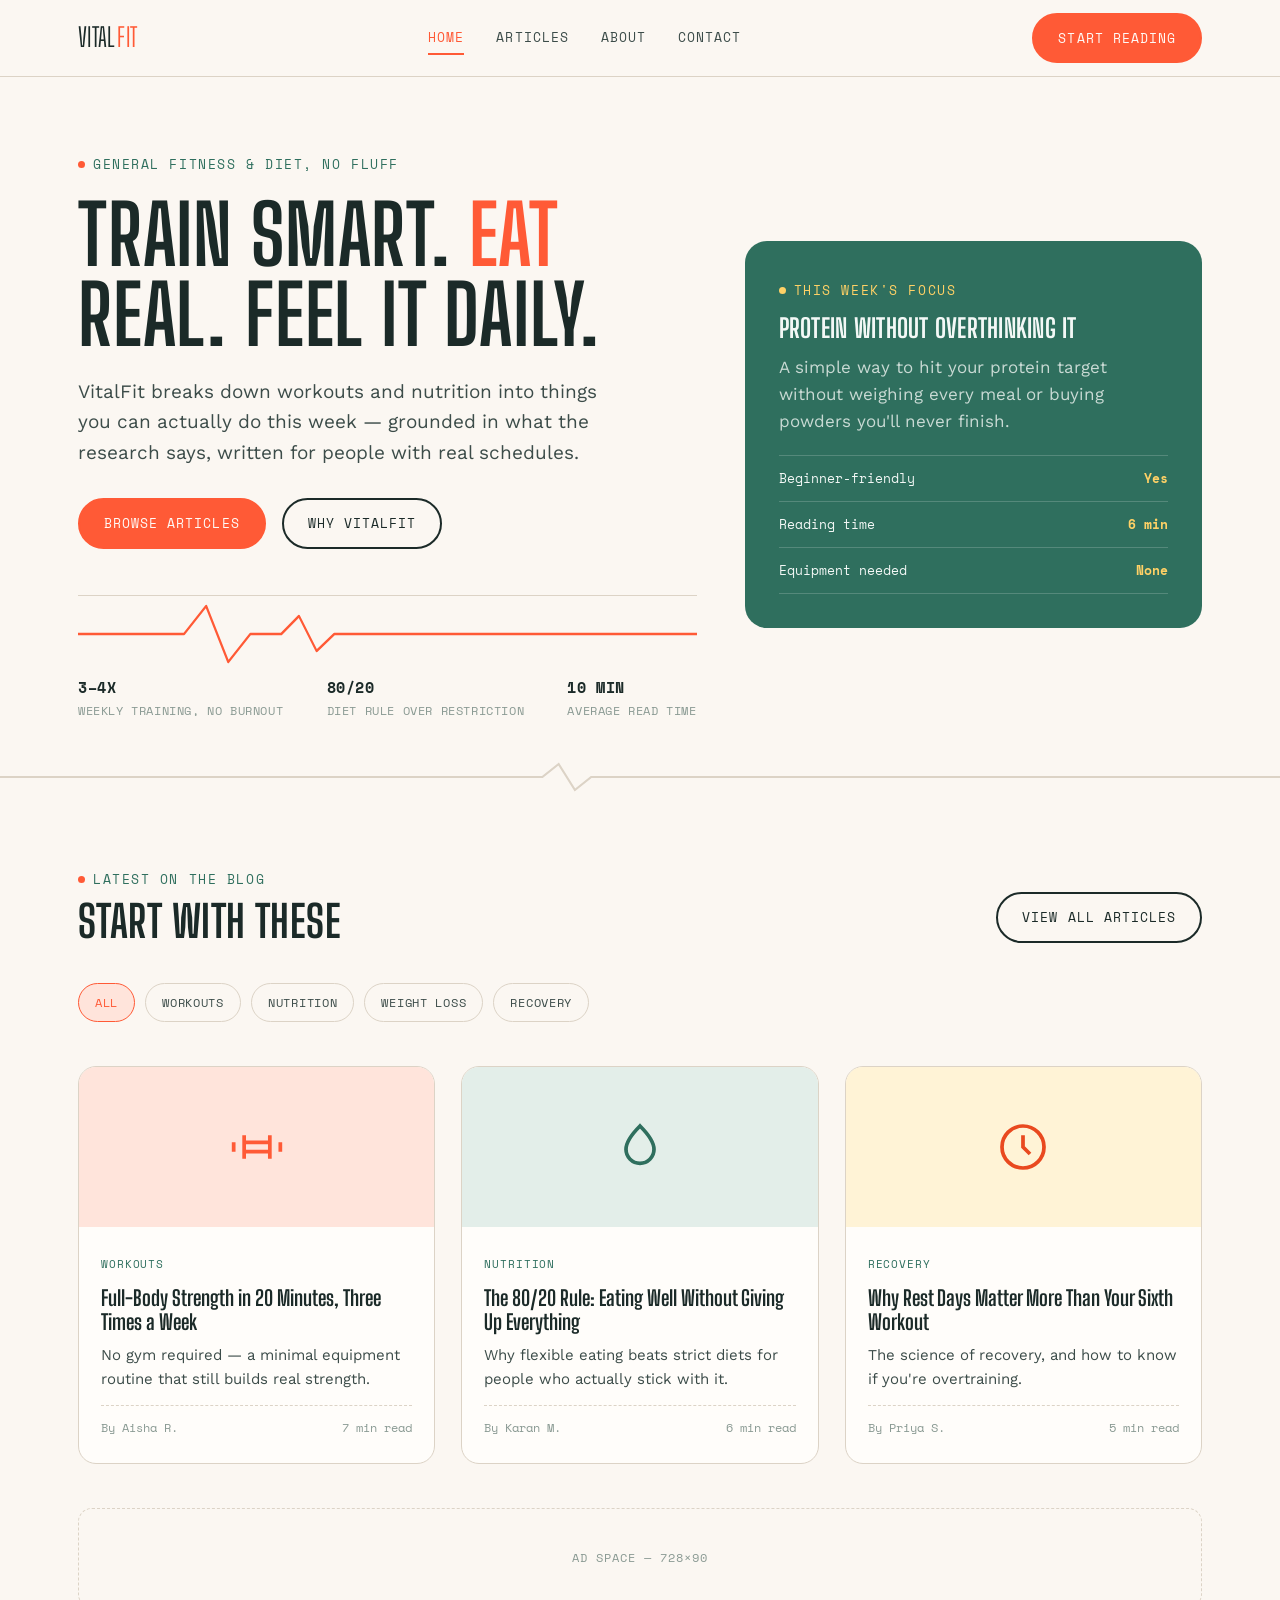
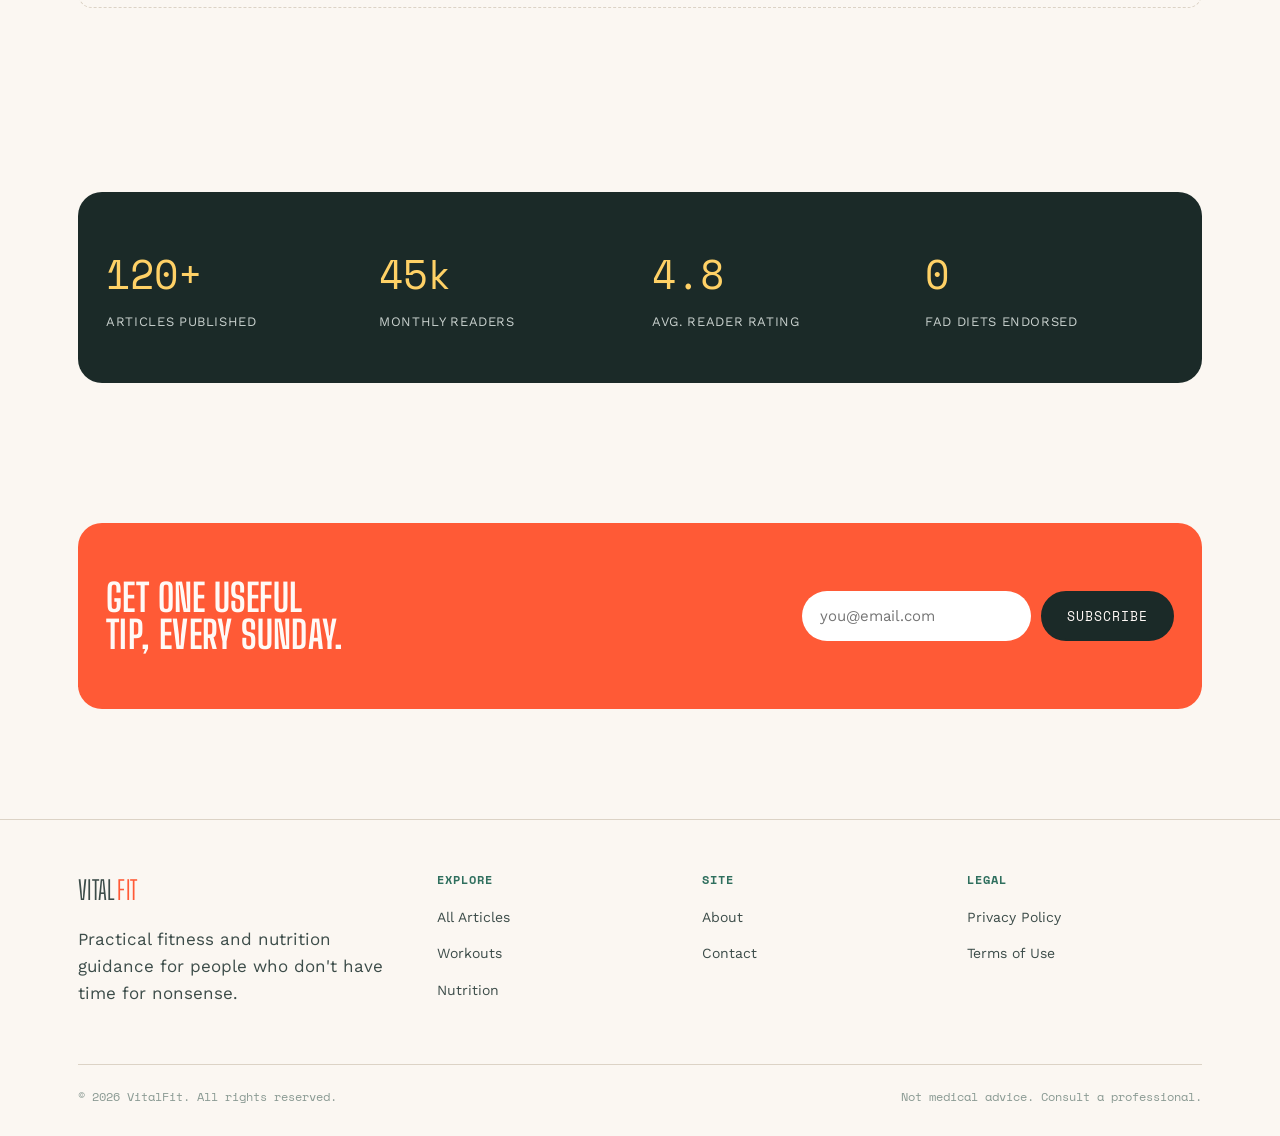
<file: index.html>
<!DOCTYPE html>
<html lang="en">
<head>
<meta charset="UTF-8">
<meta name="viewport" content="width=device-width, initial-scale=1.0">
<title>VitalFit — Real Fitness & Diet Tips That Fit Your Life</title>
  <meta name="google-site-verification" content="Um9IV92EoakqVNJ5vb20SD9Y4jdIUpWGisVSwnbmeHA" />
<meta name="description" content="Practical workout plans, honest nutrition advice, and no-nonsense diet tips for everyday people. No fads, just what works.">
<link rel="preconnect" href="https://fonts.googleapis.com">
<link href="https://fonts.googleapis.com/css2?family=Big+Shoulders+Display:wght@700;900&family=Work+Sans:wght@400;500;600&family=Space+Mono:wght@400;700&display=swap" rel="stylesheet">
<link rel="stylesheet" href="style.css">
</head>
<body>

<header class="site-header">
  <div class="wrap">
    <a class="logo" href="index.html">Vital<span>Fit</span></a>
    <nav class="main-nav">
      <a href="index.html" class="active">Home</a>
      <a href="blog.html">Articles</a>
      <a href="about.html">About</a>
      <a href="contact.html">Contact</a>
    </nav>
    <a href="blog.html" class="btn btn-solid">Start Reading</a>
  </div>
</header>

<main>

  <section class="hero">
    <div class="wrap">
      <div>
        <span class="eyebrow">General Fitness &amp; Diet, No Fluff</span>
        <h1>Train smart. <em>Eat</em> real. Feel it daily.</h1>
        <p class="lede">VitalFit breaks down workouts and nutrition into things you can actually do this week — grounded in what the research says, written for people with real schedules.</p>
        <div class="hero-actions">
          <a href="blog.html" class="btn btn-solid">Browse Articles</a>
          <a href="about.html" class="btn">Why VitalFit</a>
        </div>

        <div class="pulse-strip" aria-hidden="true">
          <svg viewBox="0 0 700 76" preserveAspectRatio="none">
            <path d="M0,38 L120,38 L145,10 L170,66 L195,38 L230,38 L250,20 L270,55 L290,38 L700,38" />
          </svg>
        </div>
        <div class="pulse-stats">
          <div><strong>3–4x</strong>weekly training, no burnout</div>
          <div><strong>80/20</strong>diet rule over restriction</div>
          <div><strong>10 min</strong>average read time</div>
        </div>
      </div>

      <div class="hero-card">
        <span class="eyebrow">This Week's Focus</span>
        <h3>Protein Without Overthinking It</h3>
        <p>A simple way to hit your protein target without weighing every meal or buying powders you'll never finish.</p>
        <ul>
          <li>Beginner-friendly <b>Yes</b></li>
          <li>Reading time <b>6 min</b></li>
          <li>Equipment needed <b>None</b></li>
        </ul>
      </div>
    </div>
  </section>

  <div class="divider" aria-hidden="true">
    <svg viewBox="0 0 1180 34" preserveAspectRatio="none">
      <path d="M0,17 L500,17 L515,4 L530,30 L545,17 L1180,17" />
    </svg>
  </div>

  <section>
    <div class="wrap">
      <div class="section-head">
        <div>
          <span class="eyebrow">Latest On The Blog</span>
          <h2>Start with these</h2>
        </div>
        <a href="blog.html" class="btn">View All Articles</a>
      </div>

      <div class="chip-row">
        <a href="blog.html" class="chip active">All</a>
        <a href="blog.html" class="chip">Workouts</a>
        <a href="blog.html" class="chip">Nutrition</a>
        <a href="blog.html" class="chip">Weight Loss</a>
        <a href="blog.html" class="chip">Recovery</a>
      </div>

      <div class="grid">

        <a class="card" href="article.html">
          <div class="card-media mv-1">
            <svg viewBox="0 0 24 24" fill="none" stroke="#FF5A36" stroke-width="1.6"><path d="M6.5 7v10M17.5 7v10M2 10v4M22 10v4M6.5 10h11v4h-11z"/></svg>
          </div>
          <div class="card-body">
            <span class="tag">Workouts</span>
            <h3>Full-Body Strength in 20 Minutes, Three Times a Week</h3>
            <p>No gym required — a minimal equipment routine that still builds real strength.</p>
            <div class="meta"><span>By Aisha R.</span><span>7 min read</span></div>
          </div>
        </a>

        <a class="card" href="article.html">
          <div class="card-media mv-2">
            <svg viewBox="0 0 24 24" fill="none" stroke="#2F6F5E" stroke-width="1.6"><path d="M12 3c-4 4-6 7-6 10a6 6 0 0012 0c0-3-2-6-6-10z"/></svg>
          </div>
          <div class="card-body">
            <span class="tag">Nutrition</span>
            <h3>The 80/20 Rule: Eating Well Without Giving Up Everything</h3>
            <p>Why flexible eating beats strict diets for people who actually stick with it.</p>
            <div class="meta"><span>By Karan M.</span><span>6 min read</span></div>
          </div>
        </a>

        <a class="card" href="article.html">
          <div class="card-media mv-3">
            <svg viewBox="0 0 24 24" fill="none" stroke="#E9491F" stroke-width="1.6"><circle cx="12" cy="12" r="9"/><path d="M12 7v5l3 3"/></svg>
          </div>
          <div class="card-body">
            <span class="tag">Recovery</span>
            <h3>Why Rest Days Matter More Than Your Sixth Workout</h3>
            <p>The science of recovery, and how to know if you're overtraining.</p>
            <div class="meta"><span>By Priya S.</span><span>5 min read</span></div>
          </div>
        </a>

      </div>

      <div class="ad-slot">Ad Space — 728×90</div>
    </div>
  </section>

  <section>
    <div class="wrap">
      <div class="stat-band">
        <div class="wrap">
          <div><div class="num">120+</div><div class="label">Articles Published</div></div>
          <div><div class="num">45k</div><div class="label">Monthly Readers</div></div>
          <div><div class="num">4.8</div><div class="label">Avg. Reader Rating</div></div>
          <div><div class="num">0</div><div class="label">Fad Diets Endorsed</div></div>
        </div>
      </div>
    </div>
  </section>

  <section>
    <div class="wrap">
      <div class="cta">
        <div class="wrap">
          <h2>Get one useful tip, every Sunday.</h2>
          <form>
            <input type="email" placeholder="you@email.com" required>
            <button type="submit" class="btn btn-solid">Subscribe</button>
          </form>
        </div>
      </div>
    </div>
  </section>

</main>

<footer>
  <div class="wrap">
    <div class="footer-grid">
      <div>
        <a class="logo" href="index.html">Vital<span>Fit</span></a>
        <p style="margin-top:14px;max-width:32ch;">Practical fitness and nutrition guidance for people who don't have time for nonsense.</p>
      </div>
      <div>
        <h4>Explore</h4>
        <ul>
          <li><a href="blog.html">All Articles</a></li>
          <li><a href="blog.html">Workouts</a></li>
          <li><a href="blog.html">Nutrition</a></li>
        </ul>
      </div>
      <div>
        <h4>Site</h4>
        <ul>
          <li><a href="about.html">About</a></li>
          <li><a href="contact.html">Contact</a></li>
        </ul>
      </div>
      <div>
        <h4>Legal</h4>
        <ul>
          <li><a href="#">Privacy Policy</a></li>
          <li><a href="#">Terms of Use</a></li>
        </ul>
      </div>
    </div>
    <div class="footer-bottom">
      <span>© 2026 VitalFit. All rights reserved.</span>
      <span>Not medical advice. Consult a professional.</span>
    </div>
  </div>
</footer>

</body>
</html>
</file>
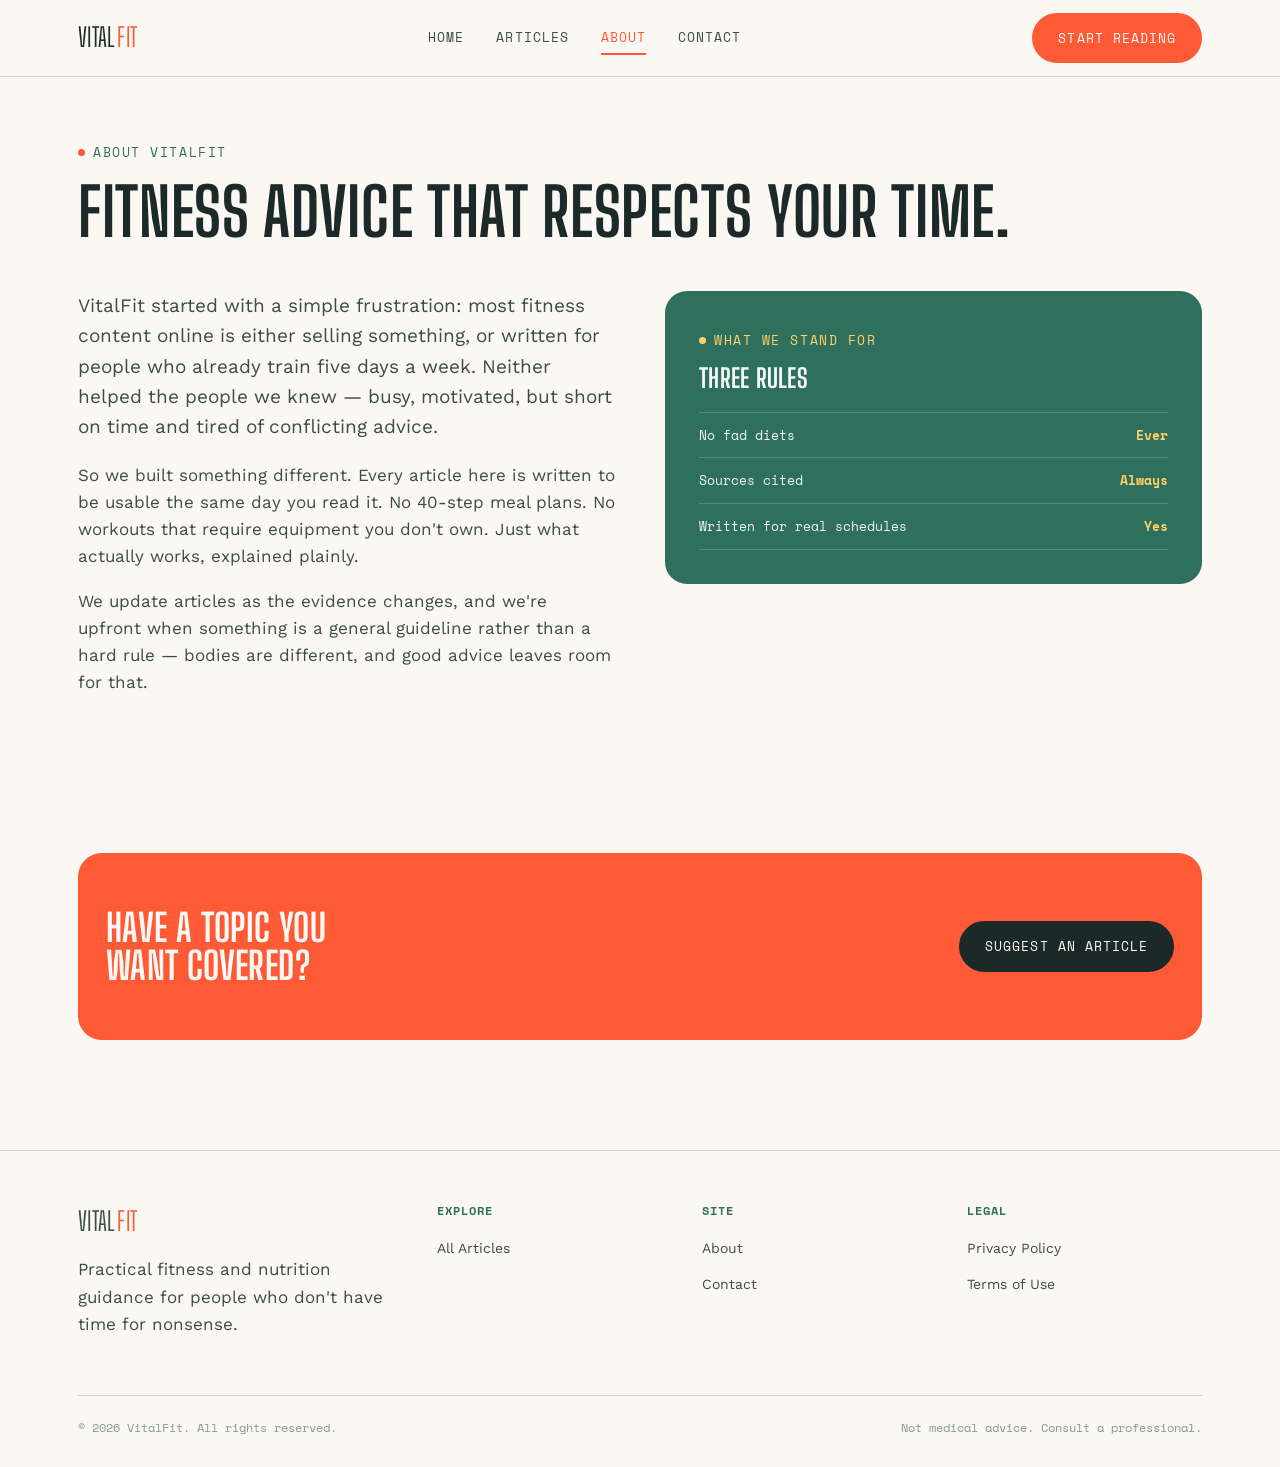
<file: about.html>
<!DOCTYPE html>
<html lang="en">
<head>
<meta charset="UTF-8">
<meta name="viewport" content="width=device-width, initial-scale=1.0">
<title>About — VitalFit</title>
<meta name="description" content="Why VitalFit exists and what we believe about fitness and nutrition.">
<link rel="preconnect" href="https://fonts.googleapis.com">
<link href="https://fonts.googleapis.com/css2?family=Big+Shoulders+Display:wght@700;900&family=Work+Sans:wght@400;500;600&family=Space+Mono:wght@400;700&display=swap" rel="stylesheet">
<link rel="stylesheet" href="style.css">
</head>
<body>

<header class="site-header">
  <div class="wrap">
    <a class="logo" href="index.html">Vital<span>Fit</span></a>
    <nav class="main-nav">
      <a href="index.html">Home</a>
      <a href="blog.html">Articles</a>
      <a href="about.html" class="active">About</a>
      <a href="contact.html">Contact</a>
    </nav>
    <a href="blog.html" class="btn btn-solid">Start Reading</a>
  </div>
</header>

<main>
  <section class="page-hero">
    <div class="wrap">
      <span class="eyebrow">About VitalFit</span>
      <h1>Fitness advice that respects your time.</h1>
    </div>
  </section>

  <section style="padding-top:10px;">
    <div class="wrap two-col">
      <div>
        <p style="font-size:19px;">VitalFit started with a simple frustration: most fitness content online is either selling something, or written for people who already train five days a week. Neither helped the people we knew — busy, motivated, but short on time and tired of conflicting advice.</p>
        <p>So we built something different. Every article here is written to be usable the same day you read it. No 40-step meal plans. No workouts that require equipment you don't own. Just what actually works, explained plainly.</p>
        <p>We update articles as the evidence changes, and we're upfront when something is a general guideline rather than a hard rule — bodies are different, and good advice leaves room for that.</p>
      </div>
      <div class="hero-card">
        <span class="eyebrow">What We Stand For</span>
        <h3>Three Rules</h3>
        <ul>
          <li>No fad diets <b>Ever</b></li>
          <li>Sources cited <b>Always</b></li>
          <li>Written for real schedules <b>Yes</b></li>
        </ul>
      </div>
    </div>
  </section>

  <section>
    <div class="wrap">
      <div class="cta">
        <div class="wrap">
          <h2>Have a topic you want covered?</h2>
          <a href="contact.html" class="btn btn-solid">Suggest an Article</a>
        </div>
      </div>
    </div>
  </section>
</main>

<footer>
  <div class="wrap">
    <div class="footer-grid">
      <div>
        <a class="logo" href="index.html">Vital<span>Fit</span></a>
        <p style="margin-top:14px;max-width:32ch;">Practical fitness and nutrition guidance for people who don't have time for nonsense.</p>
      </div>
      <div>
        <h4>Explore</h4>
        <ul><li><a href="blog.html">All Articles</a></li></ul>
      </div>
      <div>
        <h4>Site</h4>
        <ul><li><a href="about.html">About</a></li><li><a href="contact.html">Contact</a></li></ul>
      </div>
      <div>
        <h4>Legal</h4>
        <ul><li><a href="#">Privacy Policy</a></li><li><a href="#">Terms of Use</a></li></ul>
      </div>
    </div>
    <div class="footer-bottom">
      <span>© 2026 VitalFit. All rights reserved.</span>
      <span>Not medical advice. Consult a professional.</span>
    </div>
  </div>
</footer>

</body>
</html>
</file>
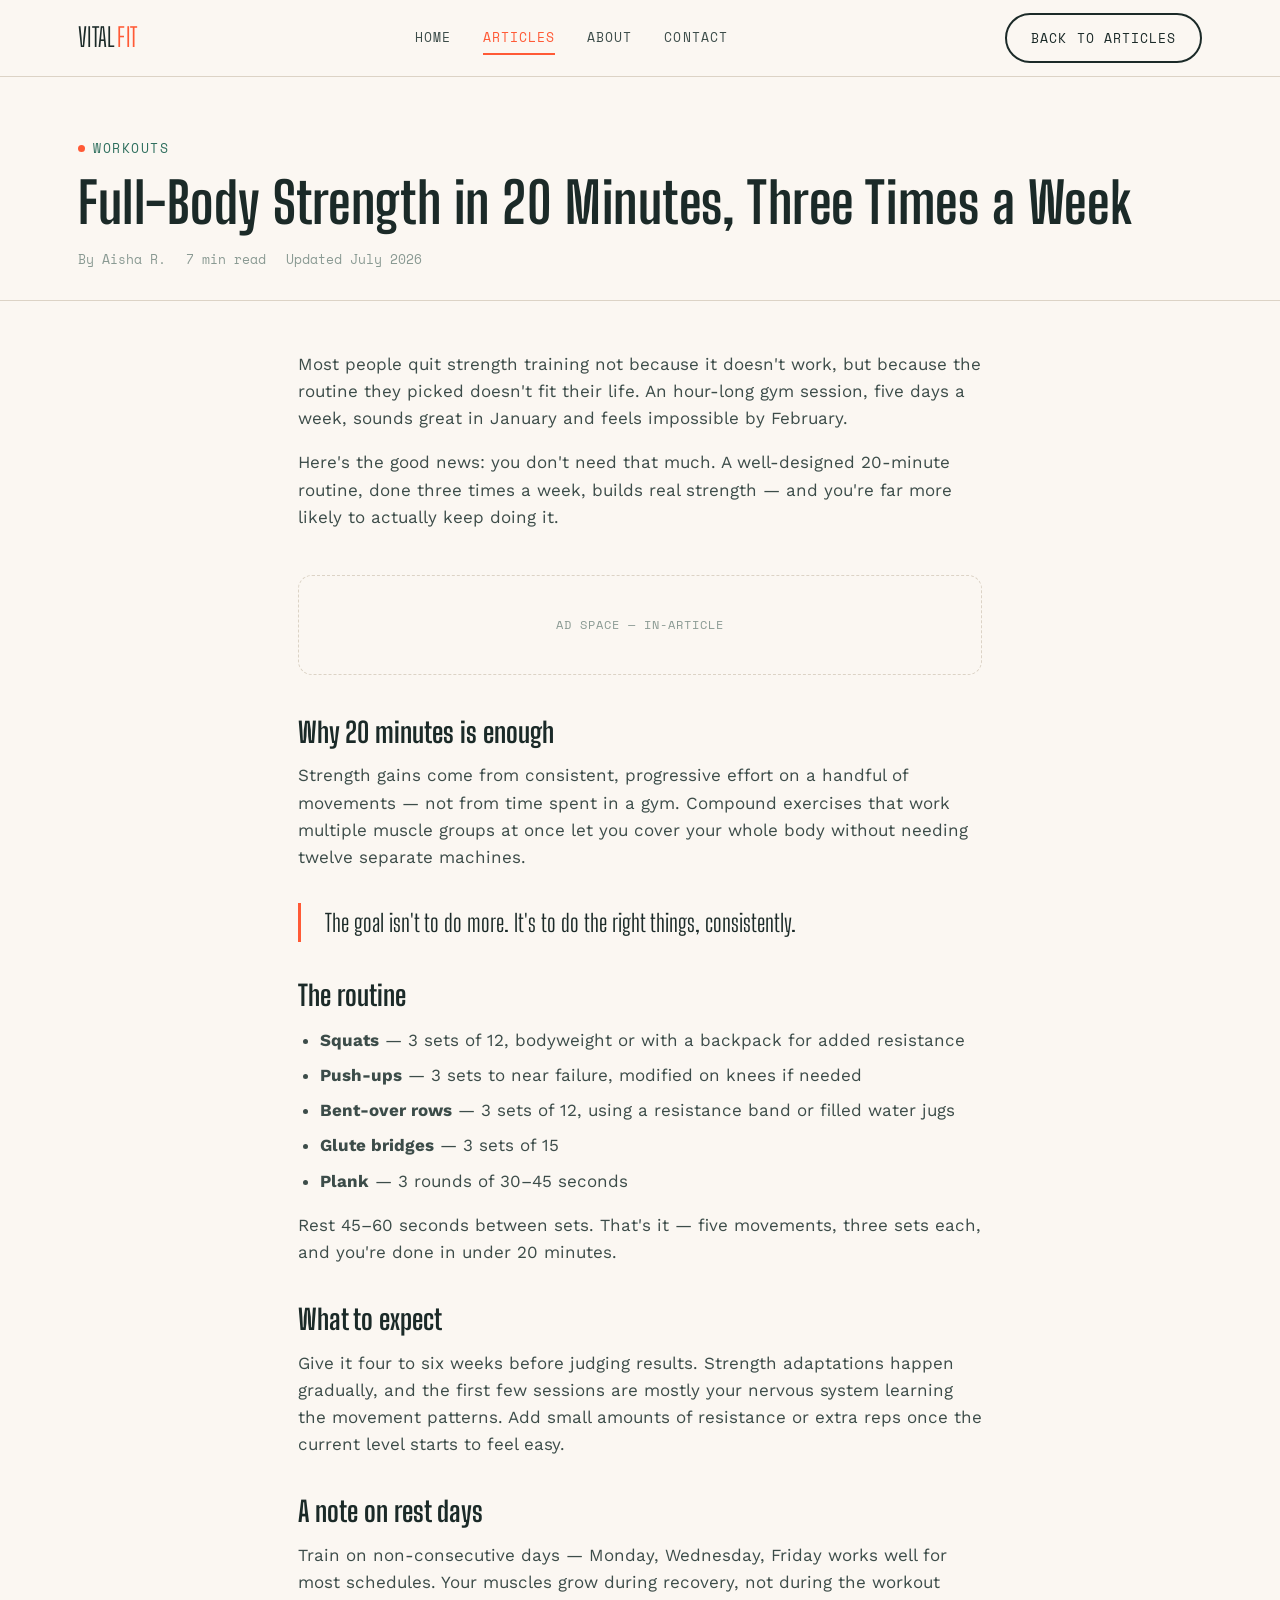
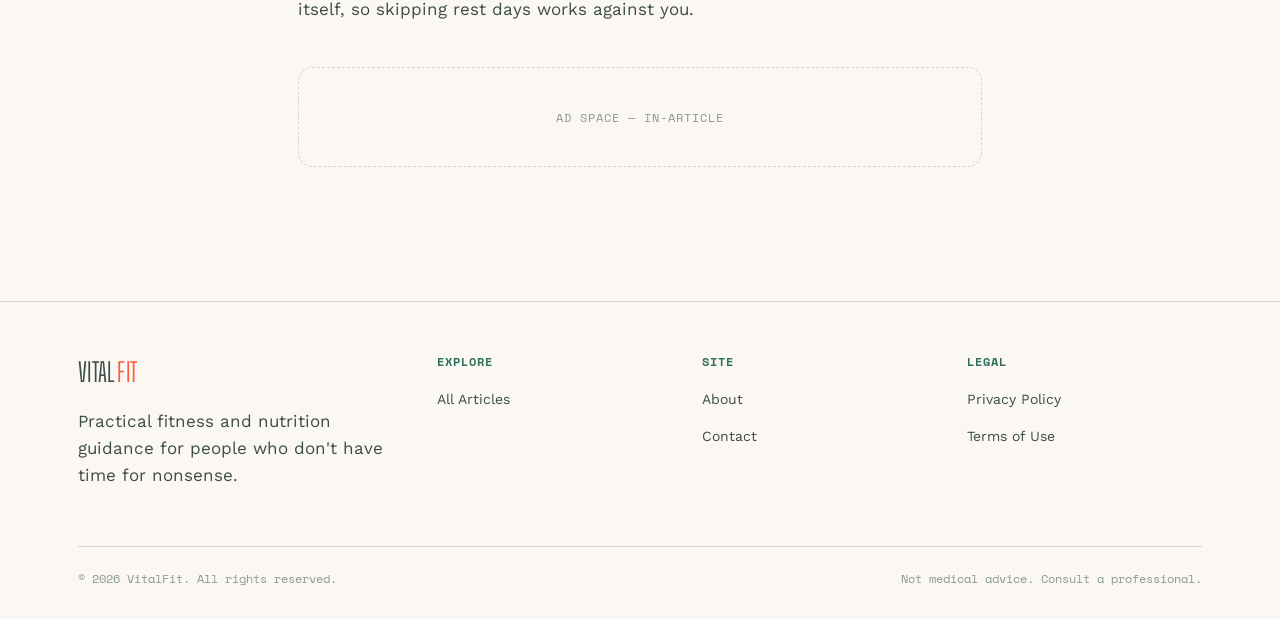
<file: article.html>
<!DOCTYPE html>
<html lang="en">
<head>
<meta charset="UTF-8">
<meta name="viewport" content="width=device-width, initial-scale=1.0">
<title>Full-Body Strength in 20 Minutes, Three Times a Week — VitalFit</title>
<meta name="description" content="A minimal-equipment strength routine you can do in 20 minutes, three times a week, without a gym membership.">
<link rel="preconnect" href="https://fonts.googleapis.com">
<link href="https://fonts.googleapis.com/css2?family=Big+Shoulders+Display:wght@700;900&family=Work+Sans:wght@400;500;600&family=Space+Mono:wght@400;700&display=swap" rel="stylesheet">
<link rel="stylesheet" href="style.css">
</head>
<body>

<header class="site-header">
  <div class="wrap">
    <a class="logo" href="index.html">Vital<span>Fit</span></a>
    <nav class="main-nav">
      <a href="index.html">Home</a>
      <a href="blog.html" class="active">Articles</a>
      <a href="about.html">About</a>
      <a href="contact.html">Contact</a>
    </nav>
    <a href="blog.html" class="btn">Back to Articles</a>
  </div>
</header>

<main>
  <section class="article-hero">
    <div class="wrap">
      <span class="eyebrow">Workouts</span>
      <h1>Full-Body Strength in 20 Minutes, Three Times a Week</h1>
      <div class="article-meta">
        <span>By Aisha R.</span>
        <span>7 min read</span>
        <span>Updated July 2026</span>
      </div>
    </div>
  </section>

  <article class="article-body">
    <p>Most people quit strength training not because it doesn't work, but because the routine they picked doesn't fit their life. An hour-long gym session, five days a week, sounds great in January and feels impossible by February.</p>

    <p>Here's the good news: you don't need that much. A well-designed 20-minute routine, done three times a week, builds real strength — and you're far more likely to actually keep doing it.</p>

    <div class="ad-slot">Ad Space — In-Article</div>

    <h2>Why 20 minutes is enough</h2>
    <p>Strength gains come from consistent, progressive effort on a handful of movements — not from time spent in a gym. Compound exercises that work multiple muscle groups at once let you cover your whole body without needing twelve separate machines.</p>

    <div class="pullquote">The goal isn't to do more. It's to do the right things, consistently.</div>

    <h2>The routine</h2>
    <ul>
      <li><strong>Squats</strong> — 3 sets of 12, bodyweight or with a backpack for added resistance</li>
      <li><strong>Push-ups</strong> — 3 sets to near failure, modified on knees if needed</li>
      <li><strong>Bent-over rows</strong> — 3 sets of 12, using a resistance band or filled water jugs</li>
      <li><strong>Glute bridges</strong> — 3 sets of 15</li>
      <li><strong>Plank</strong> — 3 rounds of 30–45 seconds</li>
    </ul>

    <p>Rest 45–60 seconds between sets. That's it — five movements, three sets each, and you're done in under 20 minutes.</p>

    <h2>What to expect</h2>
    <p>Give it four to six weeks before judging results. Strength adaptations happen gradually, and the first few sessions are mostly your nervous system learning the movement patterns. Add small amounts of resistance or extra reps once the current level starts to feel easy.</p>

    <h2>A note on rest days</h2>
    <p>Train on non-consecutive days — Monday, Wednesday, Friday works well for most schedules. Your muscles grow during recovery, not during the workout itself, so skipping rest days works against you.</p>

    <div class="ad-slot">Ad Space — In-Article</div>
  </article>
</main>

<footer>
  <div class="wrap">
    <div class="footer-grid">
      <div>
        <a class="logo" href="index.html">Vital<span>Fit</span></a>
        <p style="margin-top:14px;max-width:32ch;">Practical fitness and nutrition guidance for people who don't have time for nonsense.</p>
      </div>
      <div>
        <h4>Explore</h4>
        <ul><li><a href="blog.html">All Articles</a></li></ul>
      </div>
      <div>
        <h4>Site</h4>
        <ul><li><a href="about.html">About</a></li><li><a href="contact.html">Contact</a></li></ul>
      </div>
      <div>
        <h4>Legal</h4>
        <ul><li><a href="#">Privacy Policy</a></li><li><a href="#">Terms of Use</a></li></ul>
      </div>
    </div>
    <div class="footer-bottom">
      <span>© 2026 VitalFit. All rights reserved.</span>
      <span>Not medical advice. Consult a professional.</span>
    </div>
  </div>
</footer>

</body>
</html>
</file>
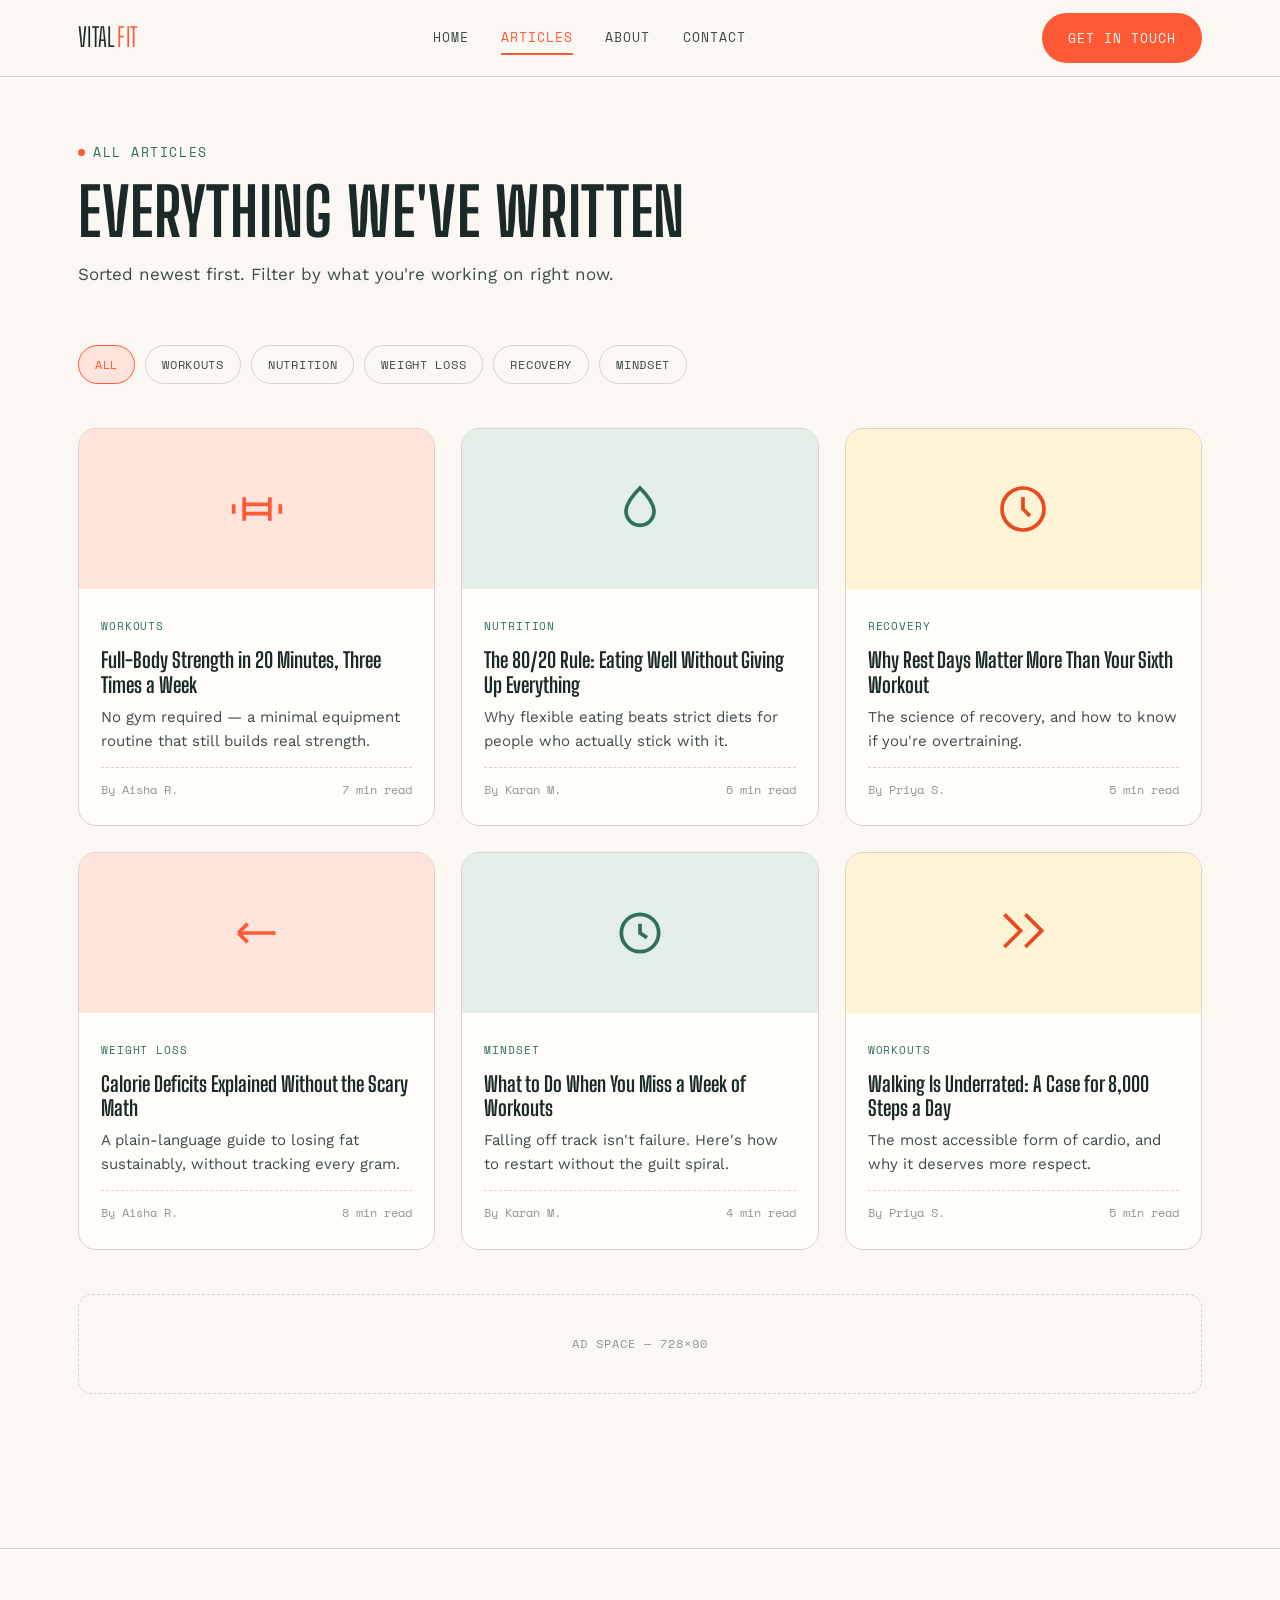
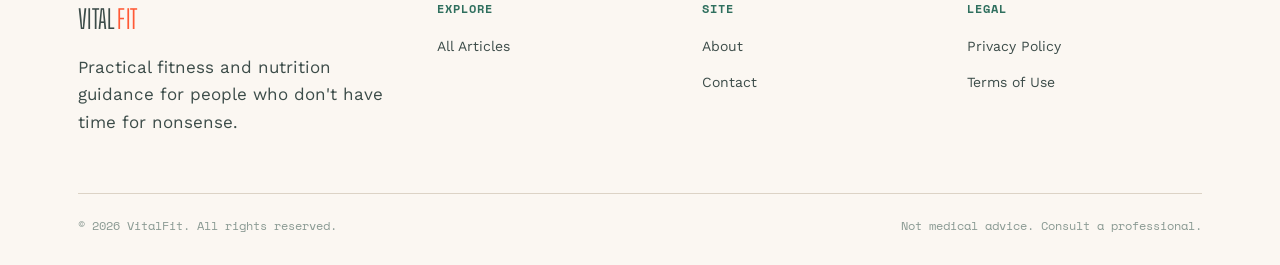
<file: blog.html>
<!DOCTYPE html>
<html lang="en">
<head>
<meta charset="UTF-8">
<meta name="viewport" content="width=device-width, initial-scale=1.0">
<title>Articles — VitalFit</title>
<meta name="description" content="Browse all VitalFit articles on workouts, nutrition, weight loss, and recovery.">
<link rel="preconnect" href="https://fonts.googleapis.com">
<link href="https://fonts.googleapis.com/css2?family=Big+Shoulders+Display:wght@700;900&family=Work+Sans:wght@400;500;600&family=Space+Mono:wght@400;700&display=swap" rel="stylesheet">
<link rel="stylesheet" href="style.css">
</head>
<body>

<header class="site-header">
  <div class="wrap">
    <a class="logo" href="index.html">Vital<span>Fit</span></a>
    <nav class="main-nav">
      <a href="index.html">Home</a>
      <a href="blog.html" class="active">Articles</a>
      <a href="about.html">About</a>
      <a href="contact.html">Contact</a>
    </nav>
    <a href="contact.html" class="btn btn-solid">Get In Touch</a>
  </div>
</header>

<main>
  <section class="page-hero">
    <div class="wrap">
      <span class="eyebrow">All Articles</span>
      <h1>Everything we've written</h1>
      <p class="lede" style="max-width:60ch;">Sorted newest first. Filter by what you're working on right now.</p>
    </div>
  </section>

  <section style="padding-top:20px;">
    <div class="wrap">
      <div class="chip-row">
        <a href="#" class="chip active">All</a>
        <a href="#" class="chip">Workouts</a>
        <a href="#" class="chip">Nutrition</a>
        <a href="#" class="chip">Weight Loss</a>
        <a href="#" class="chip">Recovery</a>
        <a href="#" class="chip">Mindset</a>
      </div>

      <div class="grid">

        <a class="card" href="article.html">
          <div class="card-media mv-1"><svg viewBox="0 0 24 24" fill="none" stroke="#FF5A36" stroke-width="1.6"><path d="M6.5 7v10M17.5 7v10M2 10v4M22 10v4M6.5 10h11v4h-11z"/></svg></div>
          <div class="card-body">
            <span class="tag">Workouts</span>
            <h3>Full-Body Strength in 20 Minutes, Three Times a Week</h3>
            <p>No gym required — a minimal equipment routine that still builds real strength.</p>
            <div class="meta"><span>By Aisha R.</span><span>7 min read</span></div>
          </div>
        </a>

        <a class="card" href="article.html">
          <div class="card-media mv-2"><svg viewBox="0 0 24 24" fill="none" stroke="#2F6F5E" stroke-width="1.6"><path d="M12 3c-4 4-6 7-6 10a6 6 0 0012 0c0-3-2-6-6-10z"/></svg></div>
          <div class="card-body">
            <span class="tag">Nutrition</span>
            <h3>The 80/20 Rule: Eating Well Without Giving Up Everything</h3>
            <p>Why flexible eating beats strict diets for people who actually stick with it.</p>
            <div class="meta"><span>By Karan M.</span><span>6 min read</span></div>
          </div>
        </a>

        <a class="card" href="article.html">
          <div class="card-media mv-3"><svg viewBox="0 0 24 24" fill="none" stroke="#E9491F" stroke-width="1.6"><circle cx="12" cy="12" r="9"/><path d="M12 7v5l3 3"/></svg></div>
          <div class="card-body">
            <span class="tag">Recovery</span>
            <h3>Why Rest Days Matter More Than Your Sixth Workout</h3>
            <p>The science of recovery, and how to know if you're overtraining.</p>
            <div class="meta"><span>By Priya S.</span><span>5 min read</span></div>
          </div>
        </a>

        <a class="card" href="article.html">
          <div class="card-media mv-1"><svg viewBox="0 0 24 24" fill="none" stroke="#FF5A36" stroke-width="1.6"><path d="M4 12h16M4 12l4-4M4 12l4 4"/></svg></div>
          <div class="card-body">
            <span class="tag">Weight Loss</span>
            <h3>Calorie Deficits Explained Without the Scary Math</h3>
            <p>A plain-language guide to losing fat sustainably, without tracking every gram.</p>
            <div class="meta"><span>By Aisha R.</span><span>8 min read</span></div>
          </div>
        </a>

        <a class="card" href="article.html">
          <div class="card-media mv-2"><svg viewBox="0 0 24 24" fill="none" stroke="#2F6F5E" stroke-width="1.6"><path d="M12 20a8 8 0 100-16 8 8 0 000 16zM12 8v4l3 2"/></svg></div>
          <div class="card-body">
            <span class="tag">Mindset</span>
            <h3>What to Do When You Miss a Week of Workouts</h3>
            <p>Falling off track isn't failure. Here's how to restart without the guilt spiral.</p>
            <div class="meta"><span>By Karan M.</span><span>4 min read</span></div>
          </div>
        </a>

        <a class="card" href="article.html">
          <div class="card-media mv-3"><svg viewBox="0 0 24 24" fill="none" stroke="#E9491F" stroke-width="1.6"><path d="M4 4l7 7-7 7M13 4l7 7-7 7"/></svg></div>
          <div class="card-body">
            <span class="tag">Workouts</span>
            <h3>Walking Is Underrated: A Case for 8,000 Steps a Day</h3>
            <p>The most accessible form of cardio, and why it deserves more respect.</p>
            <div class="meta"><span>By Priya S.</span><span>5 min read</span></div>
          </div>
        </a>

      </div>

      <div class="ad-slot">Ad Space — 728×90</div>
    </div>
  </section>
</main>

<footer>
  <div class="wrap">
    <div class="footer-grid">
      <div>
        <a class="logo" href="index.html">Vital<span>Fit</span></a>
        <p style="margin-top:14px;max-width:32ch;">Practical fitness and nutrition guidance for people who don't have time for nonsense.</p>
      </div>
      <div>
        <h4>Explore</h4>
        <ul><li><a href="blog.html">All Articles</a></li></ul>
      </div>
      <div>
        <h4>Site</h4>
        <ul><li><a href="about.html">About</a></li><li><a href="contact.html">Contact</a></li></ul>
      </div>
      <div>
        <h4>Legal</h4>
        <ul><li><a href="#">Privacy Policy</a></li><li><a href="#">Terms of Use</a></li></ul>
      </div>
    </div>
    <div class="footer-bottom">
      <span>© 2026 VitalFit. All rights reserved.</span>
      <span>Not medical advice. Consult a professional.</span>
    </div>
  </div>
</footer>

</body>
</html>
</file>
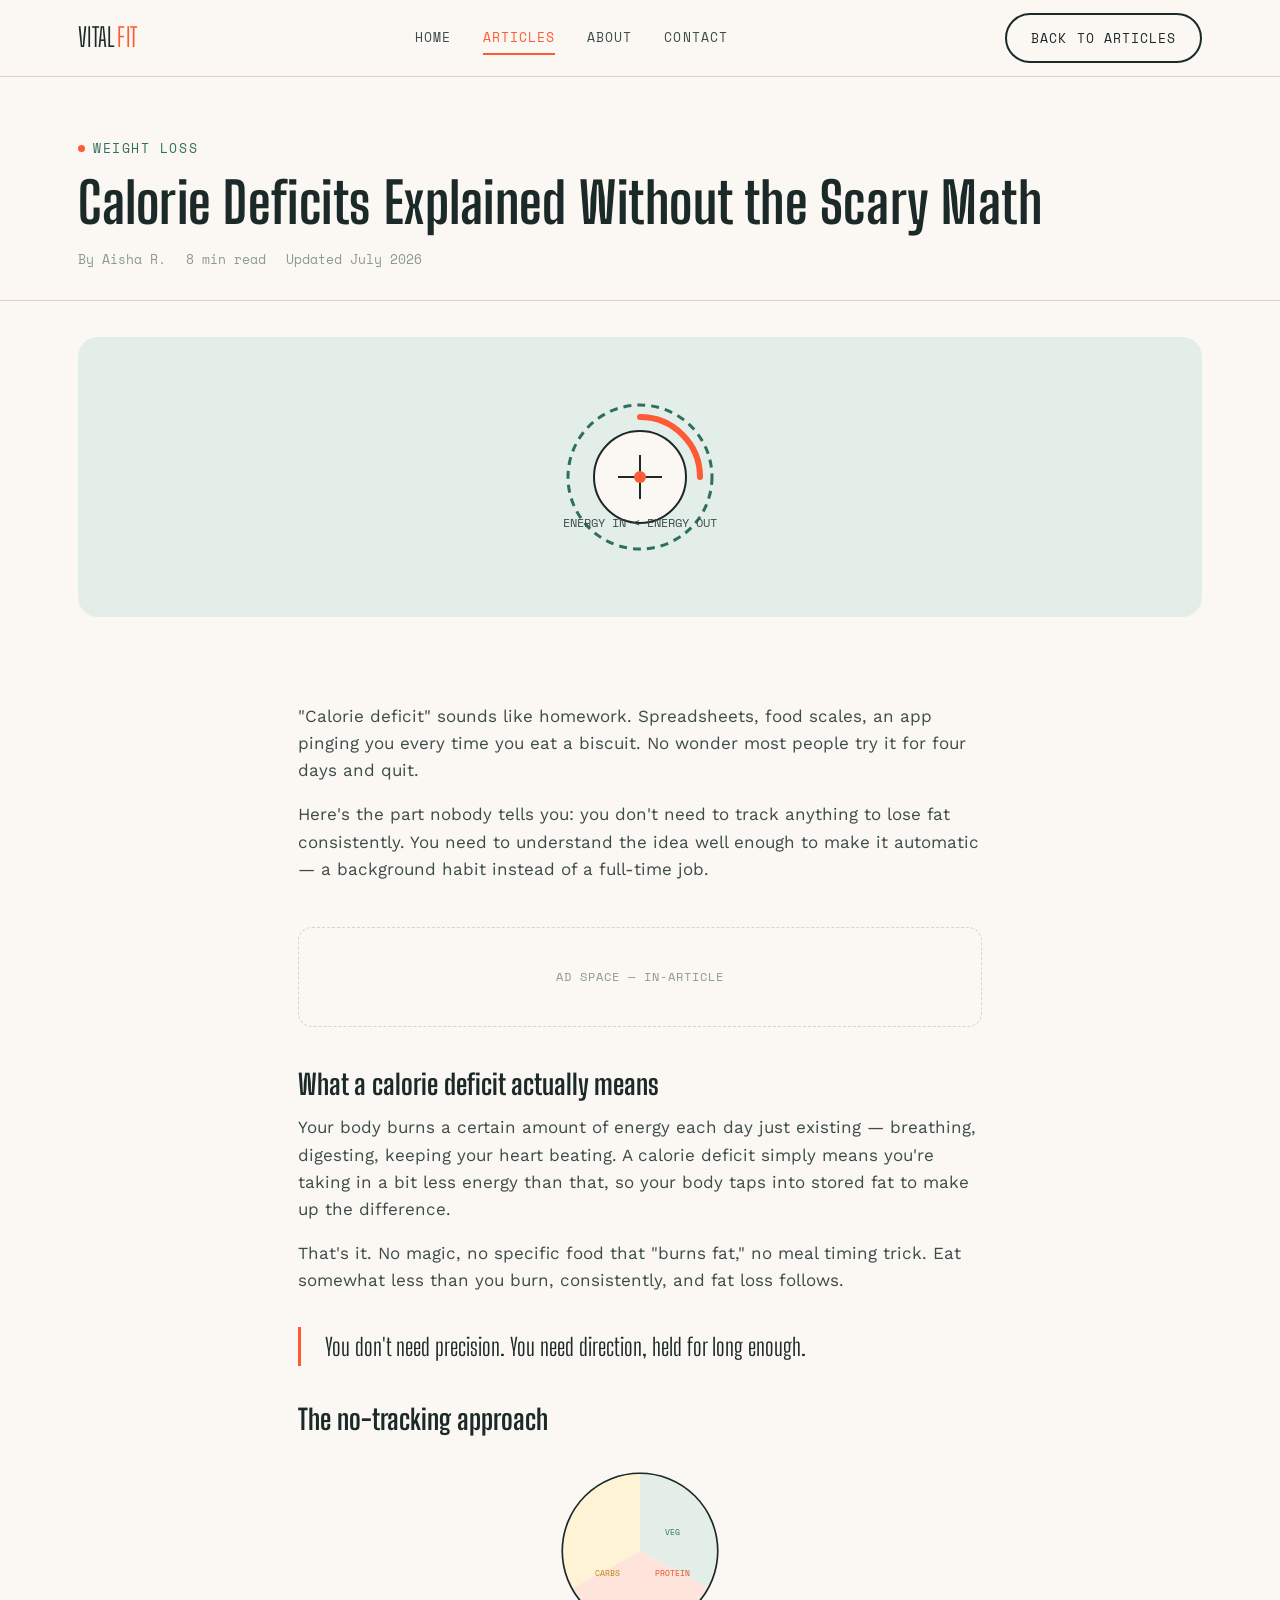
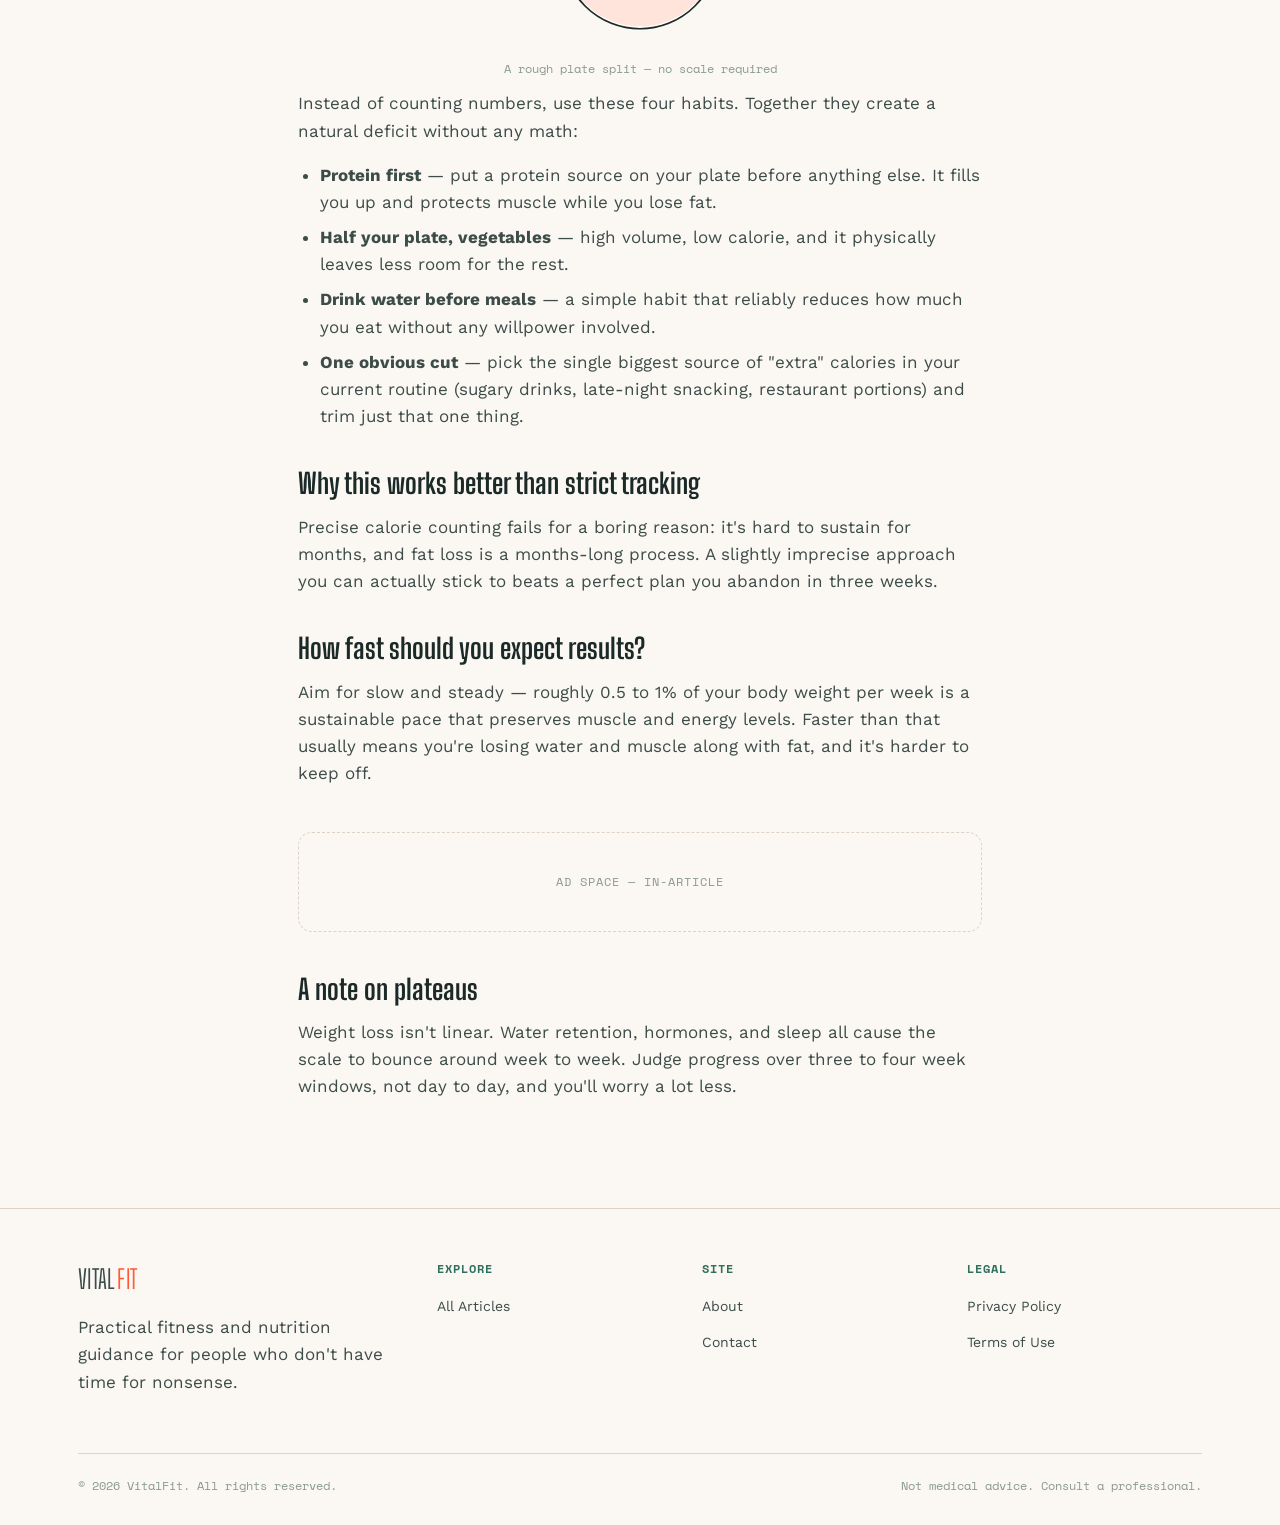
<file: calorie-deficit.html>
<!DOCTYPE html>
<html lang="en">
<head>
<meta charset="UTF-8">
<meta name="viewport" content="width=device-width, initial-scale=1.0">
<title>Calorie Deficits Explained Without the Scary Math — VitalFit</title>
<meta name="description" content="A plain-language guide to losing fat sustainably, without tracking every gram or obsessing over numbers.">
<link rel="preconnect" href="https://fonts.googleapis.com">
<link href="https://fonts.googleapis.com/css2?family=Big+Shoulders+Display:wght@700;900&family=Work+Sans:wght@400;500;600&family=Space+Mono:wght@400;700&display=swap" rel="stylesheet">
<link rel="stylesheet" href="style.css">
</head>
<body>

<header class="site-header">
  <div class="wrap">
    <a class="logo" href="index.html">Vital<span>Fit</span></a>
    <nav class="main-nav">
      <a href="index.html">Home</a>
      <a href="blog.html" class="active">Articles</a>
      <a href="about.html">About</a>
      <a href="contact.html">Contact</a>
    </nav>
    <a href="blog.html" class="btn">Back to Articles</a>
  </div>
</header>

<main>
  <section class="article-hero">
    <div class="wrap">
      <span class="eyebrow">Weight Loss</span>
      <h1>Calorie Deficits Explained Without the Scary Math</h1>
      <div class="article-meta">
        <span>By Aisha R.</span>
        <span>8 min read</span>
        <span>Updated July 2026</span>
      </div>
    </div>
  </section>

  <div class="wrap" style="margin:36px auto;">
    <div style="background:var(--forest-dim);border-radius:20px;padding:40px;display:flex;justify-content:center;">
      <svg viewBox="0 0 200 200" width="200" height="200">
        <circle cx="100" cy="100" r="72" fill="none" stroke="#2F6F5E" stroke-width="3" stroke-dasharray="8 6"/>
        <path d="M100 40a60 60 0 0 1 60 60" fill="none" stroke="#FF5A36" stroke-width="6" stroke-linecap="round"/>
        <circle cx="100" cy="100" r="46" fill="#FBF7F2" stroke="#1B2A28" stroke-width="2"/>
        <path d="M78 100h44M100 78v44" stroke="#1B2A28" stroke-width="2"/>
        <circle cx="100" cy="100" r="6" fill="#FF5A36"/>
        <text x="100" y="150" text-anchor="middle" font-family="Space Mono, monospace" font-size="12" fill="#3C4C49">ENERGY IN &lt; ENERGY OUT</text>
      </svg>
    </div>
  </div>

  <article class="article-body">
    <p>"Calorie deficit" sounds like homework. Spreadsheets, food scales, an app pinging you every time you eat a biscuit. No wonder most people try it for four days and quit.</p>

    <p>Here's the part nobody tells you: you don't need to track anything to lose fat consistently. You need to understand the idea well enough to make it automatic — a background habit instead of a full-time job.</p>

    <div class="ad-slot">Ad Space — In-Article</div>

    <h2>What a calorie deficit actually means</h2>
    <p>Your body burns a certain amount of energy each day just existing — breathing, digesting, keeping your heart beating. A calorie deficit simply means you're taking in a bit less energy than that, so your body taps into stored fat to make up the difference.</p>

    <p>That's it. No magic, no specific food that "burns fat," no meal timing trick. Eat somewhat less than you burn, consistently, and fat loss follows.</p>

    <div class="pullquote">You don't need precision. You need direction, held for long enough.</div>

    <h2>The no-tracking approach</h2>

    <div style="display:flex;justify-content:center;margin:28px 0;">
      <svg viewBox="0 0 220 220" width="180" height="180">
        <circle cx="110" cy="110" r="95" fill="#FFFDFA" stroke="#DCD3C6" stroke-width="2"/>
        <path d="M110 110 L110 15 A95 95 0 0 1 192 155 Z" fill="#E3EEE9"/>
        <path d="M110 110 L192 155 A95 95 0 0 1 28 155 Z" fill="#FFE4DB"/>
        <path d="M110 110 L28 155 A95 95 0 0 1 110 15 Z" fill="#FFF3D6"/>
        <circle cx="110" cy="110" r="95" fill="none" stroke="#1B2A28" stroke-width="2"/>
        <text x="150" y="90" font-family="Space Mono, monospace" font-size="10" fill="#2F6F5E" text-anchor="middle">VEG</text>
        <text x="150" y="140" font-family="Space Mono, monospace" font-size="10" fill="#E9491F" text-anchor="middle">PROTEIN</text>
        <text x="70" y="140" font-family="Space Mono, monospace" font-size="10" fill="#B8860B" text-anchor="middle">CARBS</text>
      </svg>
    </div>
    <p style="text-align:center;font-family:var(--mono);font-size:12px;color:var(--muted);margin-top:-10px;">A rough plate split — no scale required</p>

    <p>Instead of counting numbers, use these four habits. Together they create a natural deficit without any math:</p>
    <ul>
      <li><strong>Protein first</strong> — put a protein source on your plate before anything else. It fills you up and protects muscle while you lose fat.</li>
      <li><strong>Half your plate, vegetables</strong> — high volume, low calorie, and it physically leaves less room for the rest.</li>
      <li><strong>Drink water before meals</strong> — a simple habit that reliably reduces how much you eat without any willpower involved.</li>
      <li><strong>One obvious cut</strong> — pick the single biggest source of "extra" calories in your current routine (sugary drinks, late-night snacking, restaurant portions) and trim just that one thing.</li>
    </ul>

    <h2>Why this works better than strict tracking</h2>
    <p>Precise calorie counting fails for a boring reason: it's hard to sustain for months, and fat loss is a months-long process. A slightly imprecise approach you can actually stick to beats a perfect plan you abandon in three weeks.</p>

    <h2>How fast should you expect results?</h2>
    <p>Aim for slow and steady — roughly 0.5 to 1% of your body weight per week is a sustainable pace that preserves muscle and energy levels. Faster than that usually means you're losing water and muscle along with fat, and it's harder to keep off.</p>

    <div class="ad-slot">Ad Space — In-Article</div>

    <h2>A note on plateaus</h2>
    <p>Weight loss isn't linear. Water retention, hormones, and sleep all cause the scale to bounce around week to week. Judge progress over three to four week windows, not day to day, and you'll worry a lot less.</p>
  </article>
</main>

<footer>
  <div class="wrap">
    <div class="footer-grid">
      <div>
        <a class="logo" href="index.html">Vital<span>Fit</span></a>
        <p style="margin-top:14px;max-width:32ch;">Practical fitness and nutrition guidance for people who don't have time for nonsense.</p>
      </div>
      <div>
        <h4>Explore</h4>
        <ul><li><a href="blog.html">All Articles</a></li></ul>
      </div>
      <div>
        <h4>Site</h4>
        <ul><li><a href="about.html">About</a></li><li><a href="contact.html">Contact</a></li></ul>
      </div>
      <div>
        <h4>Legal</h4>
        <ul><li><a href="#">Privacy Policy</a></li><li><a href="#">Terms of Use</a></li></ul>
      </div>
    </div>
    <div class="footer-bottom">
      <span>© 2026 VitalFit. All rights reserved.</span>
      <span>Not medical advice. Consult a professional.</span>
    </div>
  </div>
</footer>

</body>
</html>
</file>
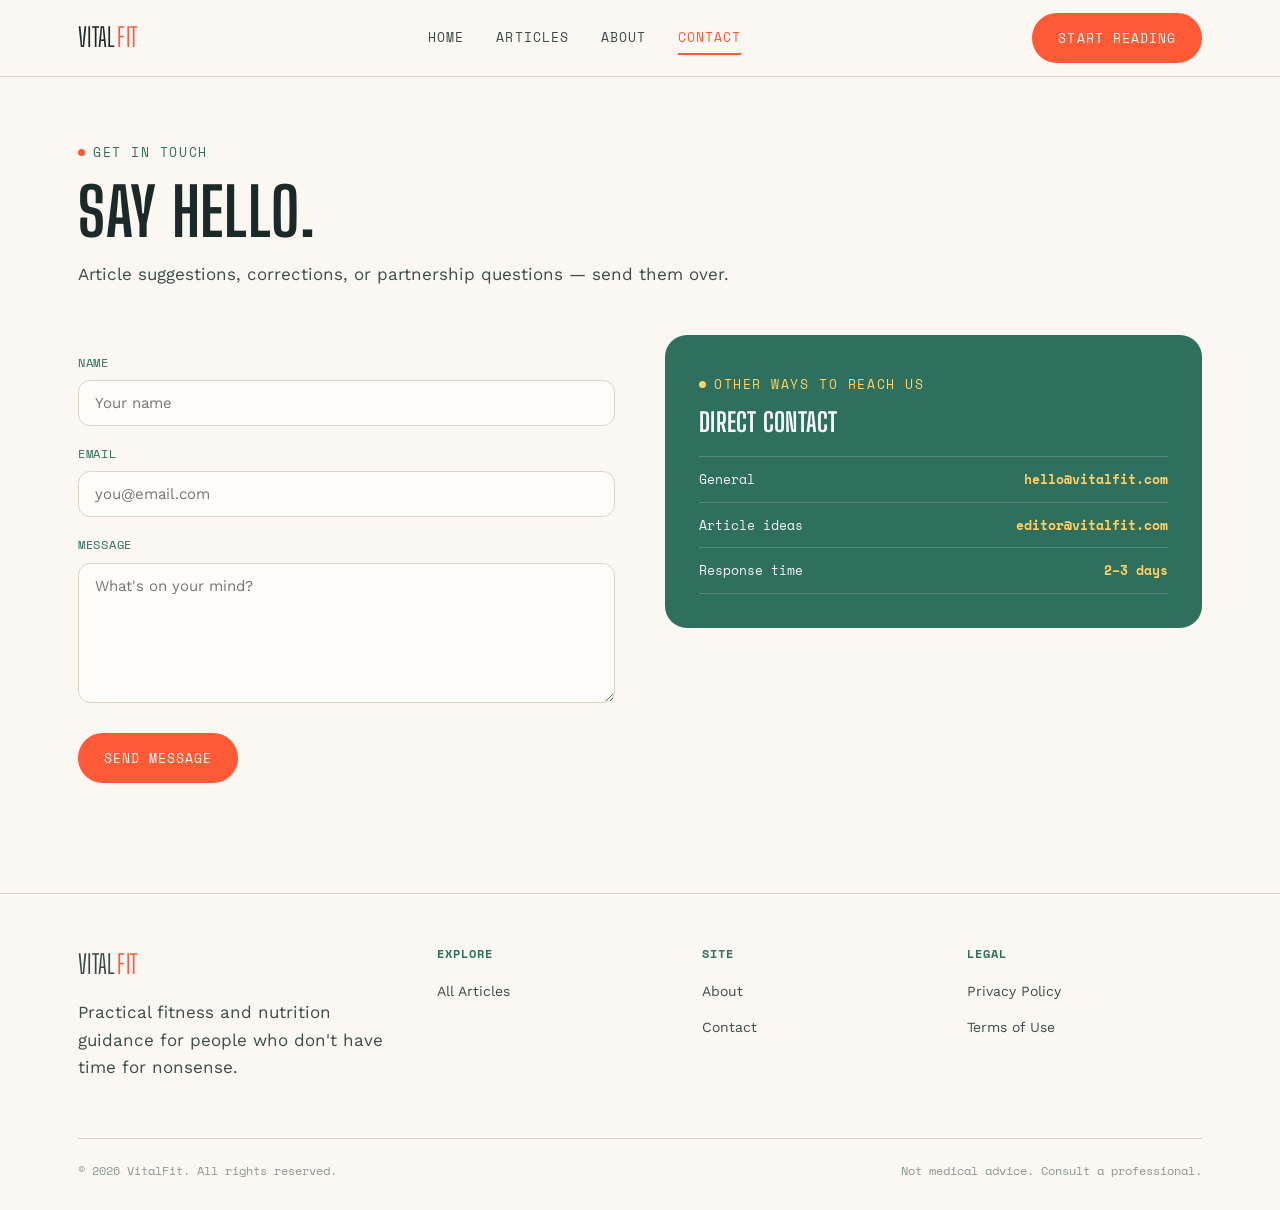
<file: contact.html>
<!DOCTYPE html>
<html lang="en">
<head>
<meta charset="UTF-8">
<meta name="viewport" content="width=device-width, initial-scale=1.0">
<title>Contact — VitalFit</title>
<meta name="description" content="Get in touch with the VitalFit team.">
<link rel="preconnect" href="https://fonts.googleapis.com">
<link href="https://fonts.googleapis.com/css2?family=Big+Shoulders+Display:wght@700;900&family=Work+Sans:wght@400;500;600&family=Space+Mono:wght@400;700&display=swap" rel="stylesheet">
<link rel="stylesheet" href="style.css">
</head>
<body>

<header class="site-header">
  <div class="wrap">
    <a class="logo" href="index.html">Vital<span>Fit</span></a>
    <nav class="main-nav">
      <a href="index.html">Home</a>
      <a href="blog.html">Articles</a>
      <a href="about.html">About</a>
      <a href="contact.html" class="active">Contact</a>
    </nav>
    <a href="blog.html" class="btn btn-solid">Start Reading</a>
  </div>
</header>

<main>
  <section class="page-hero">
    <div class="wrap">
      <span class="eyebrow">Get In Touch</span>
      <h1>Say hello.</h1>
      <p class="lede" style="max-width:60ch;">Article suggestions, corrections, or partnership questions — send them over.</p>
    </div>
  </section>

  <section style="padding-top:10px;">
    <div class="wrap two-col">
      <div class="form-block">
        <form>
          <label for="name">Name</label>
          <input type="text" id="name" placeholder="Your name" required>

          <label for="email">Email</label>
          <input type="email" id="email" placeholder="you@email.com" required>

          <label for="message">Message</label>
          <textarea id="message" placeholder="What's on your mind?" required></textarea>

          <div style="margin-top:22px;">
            <button type="submit" class="btn btn-solid">Send Message</button>
          </div>
        </form>
      </div>

      <div class="hero-card">
        <span class="eyebrow">Other Ways to Reach Us</span>
        <h3>Direct Contact</h3>
        <ul>
          <li>General <b>hello@vitalfit.com</b></li>
          <li>Article ideas <b>editor@vitalfit.com</b></li>
          <li>Response time <b>2–3 days</b></li>
        </ul>
      </div>
    </div>
  </section>
</main>

<footer>
  <div class="wrap">
    <div class="footer-grid">
      <div>
        <a class="logo" href="index.html">Vital<span>Fit</span></a>
        <p style="margin-top:14px;max-width:32ch;">Practical fitness and nutrition guidance for people who don't have time for nonsense.</p>
      </div>
      <div>
        <h4>Explore</h4>
        <ul><li><a href="blog.html">All Articles</a></li></ul>
      </div>
      <div>
        <h4>Site</h4>
        <ul><li><a href="about.html">About</a></li><li><a href="contact.html">Contact</a></li></ul>
      </div>
      <div>
        <h4>Legal</h4>
        <ul><li><a href="#">Privacy Policy</a></li><li><a href="#">Terms of Use</a></li></ul>
      </div>
    </div>
    <div class="footer-bottom">
      <span>© 2026 VitalFit. All rights reserved.</span>
      <span>Not medical advice. Consult a professional.</span>
    </div>
  </div>
</footer>

</body>
</html>
</file>
<file: style.css>
/* ============================================
   VitalFit — Design System
   Palette: warm peach-white base, deep teal ink,
   vital coral accent, forest secondary, amber highlight.
   Signature: the "pulse line" — an ECG-style stroke that
   threads through the hero and marks section transitions,
   echoing the brand idea of vital signs / being alive & active.
   ============================================ */

:root {
  --base: #FBF7F2;
  --base-dim: #F1EAE1;
  --ink: #1B2A28;
  --ink-soft: #3C4C49;
  --accent: #FF5A36;
  --accent-dim: #FFE4DB;
  --forest: #2F6F5E;
  --forest-dim: #E3EEE9;
  --amber: #FFD166;
  --muted: #8A9A93;
  --line: #DCD3C6;

  --display: "Big Shoulders Display", "Archivo Black", sans-serif;
  --body: "Work Sans", "Inter", sans-serif;
  --mono: "Space Mono", monospace;

  --max: 1180px;
}

* { box-sizing: border-box; }

html {
  scroll-behavior: smooth;
}

@media (prefers-reduced-motion: reduce) {
  html { scroll-behavior: auto; }
  * { animation-duration: 0.01ms !important; animation-iteration-count: 1 !important; transition-duration: 0.01ms !important; }
}

body {
  margin: 0;
  background: var(--base);
  color: var(--ink);
  font-family: var(--body);
  font-size: 17px;
  line-height: 1.6;
  -webkit-font-smoothing: antialiased;
}

a { color: inherit; text-decoration: none; }

img { max-width: 100%; display: block; }

.wrap {
  max-width: var(--max);
  margin: 0 auto;
  padding: 0 28px;
}

/* ---------- Type ---------- */

h1, h2, h3 {
  font-family: var(--display);
  text-transform: uppercase;
  letter-spacing: 0.01em;
  line-height: 0.98;
  margin: 0;
  color: var(--ink);
}

.eyebrow {
  font-family: var(--mono);
  font-size: 13px;
  letter-spacing: 0.12em;
  text-transform: uppercase;
  color: var(--forest);
  display: inline-flex;
  align-items: center;
  gap: 8px;
}

.eyebrow::before {
  content: "";
  width: 7px;
  height: 7px;
  border-radius: 50%;
  background: var(--accent);
  display: inline-block;
  animation: pulse-dot 1.8s ease-in-out infinite;
}

@keyframes pulse-dot {
  0%, 100% { transform: scale(1); opacity: 1; }
  50% { transform: scale(1.5); opacity: 0.55; }
}

p { margin: 0 0 1em; color: var(--ink-soft); }

/* ---------- Header ---------- */

.site-header {
  position: sticky;
  top: 0;
  z-index: 50;
  background: rgba(251, 247, 242, 0.92);
  backdrop-filter: blur(8px);
  border-bottom: 1px solid var(--line);
}

.site-header .wrap {
  display: flex;
  align-items: center;
  justify-content: space-between;
  height: 76px;
}

.logo {
  font-family: var(--display);
  font-size: 26px;
  text-transform: uppercase;
  letter-spacing: 0.01em;
  display: flex;
  align-items: baseline;
  gap: 2px;
}

.logo span { color: var(--accent); }

nav.main-nav {
  display: flex;
  gap: 32px;
}

nav.main-nav a {
  font-family: var(--mono);
  font-size: 13px;
  letter-spacing: 0.08em;
  text-transform: uppercase;
  color: var(--ink-soft);
  padding: 6px 0;
  border-bottom: 2px solid transparent;
  transition: border-color 0.2s, color 0.2s;
}

nav.main-nav a:hover,
nav.main-nav a.active {
  color: var(--accent);
  border-bottom-color: var(--accent);
}

.nav-toggle { display: none; }

/* ---------- Buttons ---------- */

.btn {
  display: inline-flex;
  align-items: center;
  gap: 10px;
  font-family: var(--mono);
  font-size: 13px;
  letter-spacing: 0.08em;
  text-transform: uppercase;
  padding: 13px 24px;
  border-radius: 999px;
  border: 2px solid var(--ink);
  background: transparent;
  color: var(--ink);
  cursor: pointer;
  transition: background 0.2s, color 0.2s, transform 0.15s;
}

.btn:hover { transform: translateY(-2px); }

.btn-solid {
  background: var(--accent);
  border-color: var(--accent);
  color: #FFF9F6;
}

.btn-solid:hover { background: #E9491F; border-color: #E9491F; }

/* ---------- Hero ---------- */

.hero {
  padding: 72px 0 40px;
  overflow: hidden;
}

.hero .wrap {
  display: grid;
  grid-template-columns: 1.15fr 0.85fr;
  gap: 48px;
  align-items: center;
}

.hero h1 {
  font-size: clamp(46px, 6.4vw, 86px);
  margin: 18px 0 22px;
}

.hero h1 em {
  font-style: normal;
  color: var(--accent);
}

.hero .lede {
  font-size: 19px;
  max-width: 46ch;
  margin-bottom: 30px;
}

.hero-actions {
  display: flex;
  gap: 16px;
  flex-wrap: wrap;
}

.pulse-strip {
  margin-top: 46px;
  border-top: 1px solid var(--line);
  padding-top: 0;
  position: relative;
  height: 76px;
}

.pulse-strip svg {
  width: 100%;
  height: 76px;
  display: block;
}

.pulse-strip path {
  fill: none;
  stroke: var(--accent);
  stroke-width: 2.5;
  stroke-linecap: round;
  stroke-linejoin: round;
  stroke-dasharray: 900;
  stroke-dashoffset: 900;
  animation: draw-pulse 2.6s ease-out forwards 0.3s;
}

@keyframes draw-pulse {
  to { stroke-dashoffset: 0; }
}

.pulse-stats {
  display: flex;
  justify-content: space-between;
  margin-top: 4px;
  font-family: var(--mono);
  font-size: 12px;
  color: var(--muted);
  letter-spacing: 0.05em;
  text-transform: uppercase;
}

.pulse-stats strong {
  color: var(--ink);
  font-size: 15px;
  display: block;
  margin-bottom: 2px;
}

.hero-card {
  background: var(--forest);
  border-radius: 22px;
  padding: 34px;
  color: #F3F8F6;
  position: relative;
}

.hero-card .eyebrow { color: var(--amber); }
.hero-card .eyebrow::before { background: var(--amber); }

.hero-card h3 {
  color: #F3F8F6;
  font-size: 26px;
  margin: 14px 0 12px;
}

.hero-card p { color: #C9DAD4; }

.hero-card ul {
  list-style: none;
  padding: 0;
  margin: 20px 0 0;
  border-top: 1px solid rgba(255,255,255,0.18);
}

.hero-card li {
  display: flex;
  justify-content: space-between;
  padding: 12px 0;
  border-bottom: 1px solid rgba(255,255,255,0.18);
  font-family: var(--mono);
  font-size: 13px;
}

.hero-card li b { color: var(--amber); }

/* ---------- Section divider (pulse) ---------- */

.divider {
  width: 100%;
  height: 34px;
  overflow: hidden;
}

.divider svg { width: 100%; height: 34px; }
.divider path { fill: none; stroke: var(--line); stroke-width: 2; }

/* ---------- Section shell ---------- */

section { padding: 70px 0; }

.section-head {
  display: flex;
  justify-content: space-between;
  align-items: flex-end;
  gap: 24px;
  margin-bottom: 40px;
  flex-wrap: wrap;
}

.section-head h2 { font-size: clamp(30px, 4vw, 44px); }

.section-head .eyebrow { margin-bottom: 10px; }

/* ---------- Category chips ---------- */

.chip-row {
  display: flex;
  gap: 10px;
  flex-wrap: wrap;
  margin-bottom: 44px;
}

.chip {
  font-family: var(--mono);
  font-size: 12px;
  letter-spacing: 0.06em;
  text-transform: uppercase;
  padding: 9px 16px;
  border-radius: 999px;
  border: 1.5px solid var(--line);
  color: var(--ink-soft);
  transition: all 0.2s;
}

.chip:hover, .chip.active {
  border-color: var(--accent);
  color: var(--accent);
  background: var(--accent-dim);
}

/* ---------- Article grid / cards ---------- */

.grid {
  display: grid;
  grid-template-columns: repeat(3, 1fr);
  gap: 26px;
}

.card {
  background: #FFFDFA;
  border: 1px solid var(--line);
  border-radius: 18px;
  overflow: hidden;
  display: flex;
  flex-direction: column;
  transition: transform 0.2s, box-shadow 0.2s;
}

.card:hover {
  transform: translateY(-5px);
  box-shadow: 0 16px 30px -14px rgba(27,42,40,0.22);
}

.card-media {
  height: 160px;
  display: flex;
  align-items: center;
  justify-content: center;
  position: relative;
}

.card-media svg { width: 56px; height: 56px; }

.card-body { padding: 22px 22px 26px; }

.card .tag {
  font-family: var(--mono);
  font-size: 11px;
  letter-spacing: 0.08em;
  text-transform: uppercase;
  color: var(--forest);
}

.card h3 {
  font-size: 21px;
  text-transform: none;
  margin: 10px 0 8px;
  line-height: 1.15;
  letter-spacing: 0;
}

.card p { font-size: 15px; margin-bottom: 14px; }

.card .meta {
  font-family: var(--mono);
  font-size: 12px;
  color: var(--muted);
  display: flex;
  justify-content: space-between;
  border-top: 1px dashed var(--line);
  padding-top: 12px;
  margin-top: auto;
}

/* card media background variants */
.mv-1 { background: var(--accent-dim); }
.mv-2 { background: var(--forest-dim); }
.mv-3 { background: #FFF3D6; }

/* ---------- Stat band ---------- */

.stat-band {
  background: var(--ink);
  color: var(--base);
  border-radius: 24px;
}

.stat-band .wrap {
  padding: 50px 28px;
  display: grid;
  grid-template-columns: repeat(4, 1fr);
  gap: 24px;
}

.stat-band .num {
  font-family: var(--mono);
  font-size: 40px;
  color: var(--amber);
}

.stat-band .label {
  font-size: 13px;
  letter-spacing: 0.05em;
  text-transform: uppercase;
  color: #C7CFCC;
  margin-top: 6px;
}

/* ---------- Newsletter / CTA ---------- */

.cta {
  background: var(--accent);
  border-radius: 24px;
  color: #FFF3EF;
  position: relative;
  overflow: hidden;
}

.cta .wrap {
  padding: 56px 28px;
  display: flex;
  justify-content: space-between;
  align-items: center;
  gap: 30px;
  flex-wrap: wrap;
}

.cta h2 { color: #FFF9F6; font-size: clamp(26px, 3.4vw, 38px); max-width: 14ch; }

.cta form {
  display: flex;
  gap: 10px;
  flex-wrap: wrap;
  min-width: 320px;
}

.cta input[type="email"] {
  flex: 1;
  min-width: 200px;
  padding: 14px 18px;
  border-radius: 999px;
  border: none;
  font-family: var(--body);
  font-size: 15px;
}

.cta .btn-solid {
  background: var(--ink);
  border-color: var(--ink);
}
.cta .btn-solid:hover { background: #0F1918; border-color: #0F1918; }

/* ---------- Ad slot placeholders (for AdSense) ---------- */

.ad-slot {
  border: 1.5px dashed var(--line);
  border-radius: 14px;
  display: flex;
  align-items: center;
  justify-content: center;
  color: var(--muted);
  font-family: var(--mono);
  font-size: 12px;
  letter-spacing: 0.08em;
  text-transform: uppercase;
  min-height: 100px;
  margin: 44px 0;
}

/* ---------- Footer ---------- */

footer {
  border-top: 1px solid var(--line);
  padding: 50px 0 30px;
  margin-top: 40px;
}

.footer-grid {
  display: grid;
  grid-template-columns: 1.4fr 1fr 1fr 1fr;
  gap: 30px;
  margin-bottom: 40px;
}

footer h4 {
  font-family: var(--mono);
  font-size: 12px;
  letter-spacing: 0.08em;
  text-transform: uppercase;
  color: var(--forest);
  margin: 0 0 14px;
}

footer ul { list-style: none; padding: 0; margin: 0; }
footer li { margin-bottom: 9px; }
footer a { color: var(--ink-soft); font-size: 14px; }
footer a:hover { color: var(--accent); }

.footer-bottom {
  display: flex;
  justify-content: space-between;
  font-family: var(--mono);
  font-size: 12px;
  color: var(--muted);
  border-top: 1px solid var(--line);
  padding-top: 22px;
  flex-wrap: wrap;
  gap: 10px;
}

/* ---------- Article page ---------- */

.article-hero {
  padding: 56px 0 30px;
  border-bottom: 1px solid var(--line);
}

.article-hero h1 {
  font-size: clamp(34px, 5vw, 56px);
  margin: 16px 0 18px;
  text-transform: none;
}

.article-meta {
  display: flex;
  gap: 20px;
  font-family: var(--mono);
  font-size: 13px;
  color: var(--muted);
  flex-wrap: wrap;
}

.article-body {
  max-width: 740px;
  margin: 0 auto;
  padding: 50px 28px;
}

.article-body h2 {
  font-size: 28px;
  text-transform: none;
  margin: 40px 0 16px;
  letter-spacing: 0;
}

.article-body p { font-size: 17px; color: var(--ink-soft); }

.article-body ul { padding-left: 22px; color: var(--ink-soft); }
.article-body li { margin-bottom: 8px; }

.pullquote {
  border-left: 3px solid var(--accent);
  padding: 4px 0 4px 24px;
  margin: 32px 0;
  font-family: var(--display);
  text-transform: none;
  font-size: 24px;
  letter-spacing: 0;
  line-height: 1.3;
  color: var(--ink);
}

/* ---------- Simple pages (about/contact) ---------- */

.page-hero {
  padding: 60px 0 20px;
}

.page-hero h1 {
  font-size: clamp(38px, 6vw, 66px);
  margin: 16px 0;
}

.two-col {
  display: grid;
  grid-template-columns: 1fr 1fr;
  gap: 50px;
  align-items: start;
}

.form-block label {
  display: block;
  font-family: var(--mono);
  font-size: 12px;
  letter-spacing: 0.06em;
  text-transform: uppercase;
  color: var(--forest);
  margin: 18px 0 8px;
}

.form-block input,
.form-block textarea {
  width: 100%;
  padding: 13px 16px;
  border-radius: 12px;
  border: 1.5px solid var(--line);
  font-family: var(--body);
  font-size: 15px;
  background: #FFFDFA;
}

.form-block textarea { min-height: 140px; resize: vertical; }

/* ---------- Responsive ---------- */

@media (max-width: 920px) {
  .hero .wrap { grid-template-columns: 1fr; }
  .grid { grid-template-columns: repeat(2, 1fr); }
  .stat-band .wrap { grid-template-columns: repeat(2, 1fr); }
  .footer-grid { grid-template-columns: 1fr 1fr; }
  .two-col { grid-template-columns: 1fr; }
  nav.main-nav { display: none; }
}

@media (max-width: 600px) {
  .grid { grid-template-columns: 1fr; }
  .stat-band .wrap { grid-template-columns: 1fr 1fr; }
  .footer-grid { grid-template-columns: 1fr 1fr; }
  .cta .wrap { flex-direction: column; align-items: flex-start; }
}

/* focus visibility */
a:focus-visible, button:focus-visible, input:focus-visible, textarea:focus-visible {
  outline: 2.5px solid var(--accent);
  outline-offset: 2px;
}
</file>
